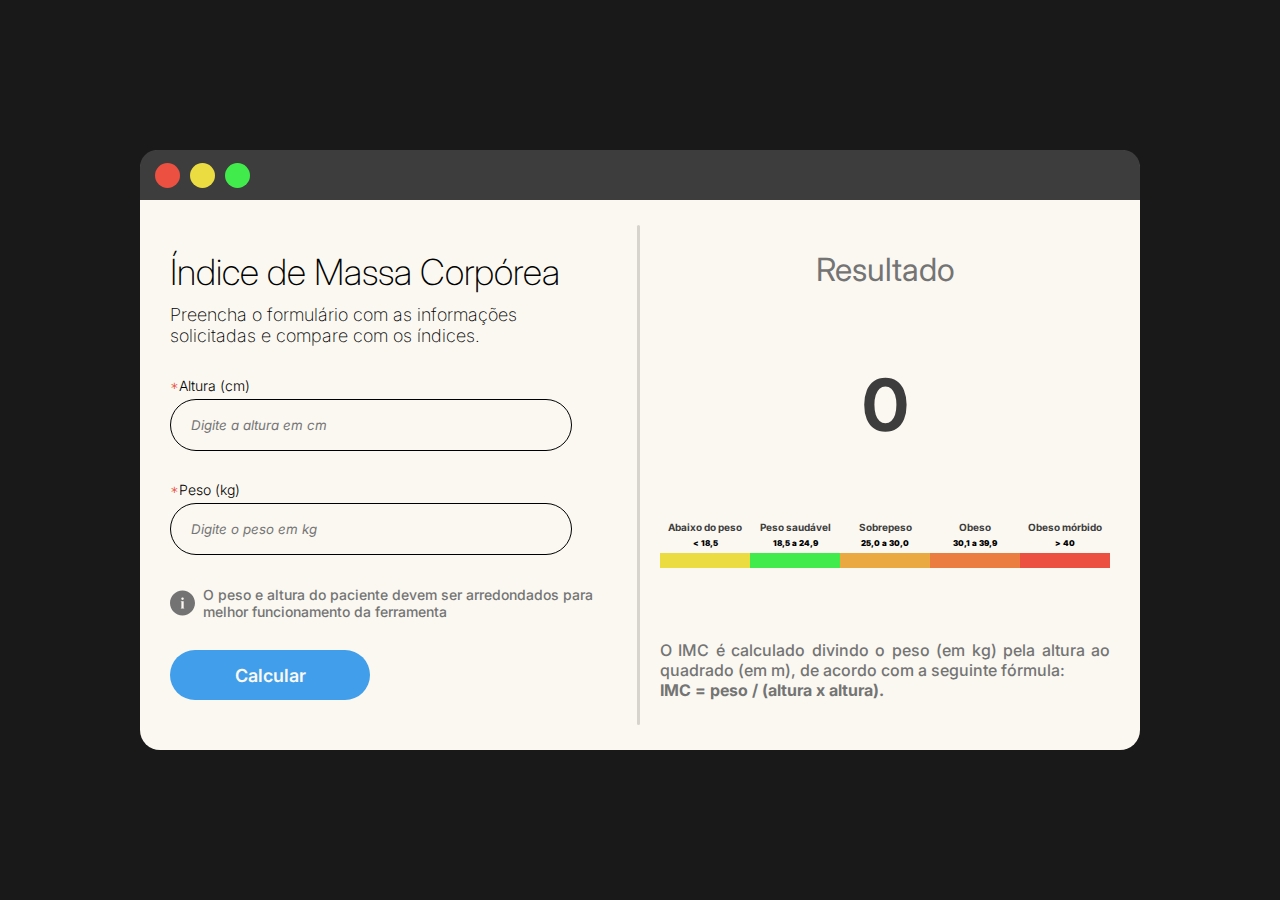
<file: exercises-myself/imc-calculator/index.html>
<!DOCTYPE html>
<html lang="pt-br">
<head>
  <meta charset="UTF-8">
  <meta name="viewport" content="width=device-width, initial-scale=1.0">
  <!-- Font -->
   <link rel="preconnect" href="https://fonts.googleapis.com">
  <link rel="preconnect" href="https://fonts.gstatic.com" crossorigin>
  <link href="https://fonts.googleapis.com/css2?family=Inter:ital,opsz,wght@0,14..32,100..900;1,14..32,100..900&family=JetBrains+Mono:ital,wght@0,100..800;1,100..800&family=Montserrat:ital,wght@0,100..900;1,100..900&family=Roboto:ital,wght@0,100..900;1,100..900&display=swap" rel="stylesheet">
  
  <title>IMC Calculator</title>
  <link rel="stylesheet" href="style.css">
</head>
<body>
  <main class="window-main">
    <header class="traffic-lights">
      <div class="red-ball"></div>
      <div class="yellow-ball"></div>
      <div class="green-ball"></div>
    </header>
    <section class="input-output">
      <section class="input-section">
        <div class="title-subtitle">
          <h1 class="title">Índice de Massa Corpórea</h1>
          <h2 class="subtitle">
            Preencha o formulário com as informações solicitadas e compare com os índices.
          </h2>
        </div>
        <div class="container-input">
          <p class="required"><span style="color:#EB5041">*</span>Altura (cm)</p>
          <input type="number" placeholder="Digite a altura em cm" id="" class="input-number">
        </div>
        <div class="container-input">
          <p class="required"><span style="color:#EB5041">*</span>Peso (kg)</p>
          <input type="number" placeholder="Digite o peso em kg" id="" class="input-number">
        </div>
        <div class="alert">
          <img src="icons/info.svg" alt="" class="info-icon">
          <p class="info-text">O peso e altura do paciente devem ser arredondados para melhor funcionamento da ferramenta </p>
        </div>
        <button class="calculate">Calcular</button>
      </section>

      <div class="line"></div>

      <section class="output-section">
        <h1 class="title-output">Resultado</h1>
        <h1 class="result">0</h1>
        <section class="table-imc">
          <div class="content">
            <p class="description-table-imc">Abaixo do peso</p>
            <p class="number-table-imc"> < 18,5 </p>
            <div class="color1-table-imc line-table-imc"></div>
          </div>
          <div class="content">
            <p class="description-table-imc">Peso saudável</p>
            <p class="number-table-imc"> 18,5 a 24,9 </p>
            <div class="color2-table-imc line-table-imc"></div>
          </div>
          <div class="content">
            <p class="description-table-imc">Sobrepeso</p>
            <p class="number-table-imc"> 25,0 a 30,0 </p>
            <div class="color3-table-imc line-table-imc"></div>
          </div>
          <div class="content">
            <p class="description-table-imc">Obeso</p>
            <p class="number-table-imc"> 30,1 a 39,9 </p>
            <div class="color4-table-imc line-table-imc"></div>
          </div>
          <div class="content">
            <p class="description-table-imc">Obeso mórbido</p>
            <p class="number-table-imc"> > 40 </p>
            <div class="color5-table-imc line-table-imc"></div>
          </div>
        </section>
        <p class="info-text-output">O IMC é calculado divindo o peso (em kg) pela altura ao quadrado (em m), de acordo com a seguinte fórmula: <br> <span style="font-weight: 700;">IMC = peso / (altura x altura).</span></p>
      </section>
    </section>
  </main>

  <script src="main.js"></script>
</body>
</html>
</file>
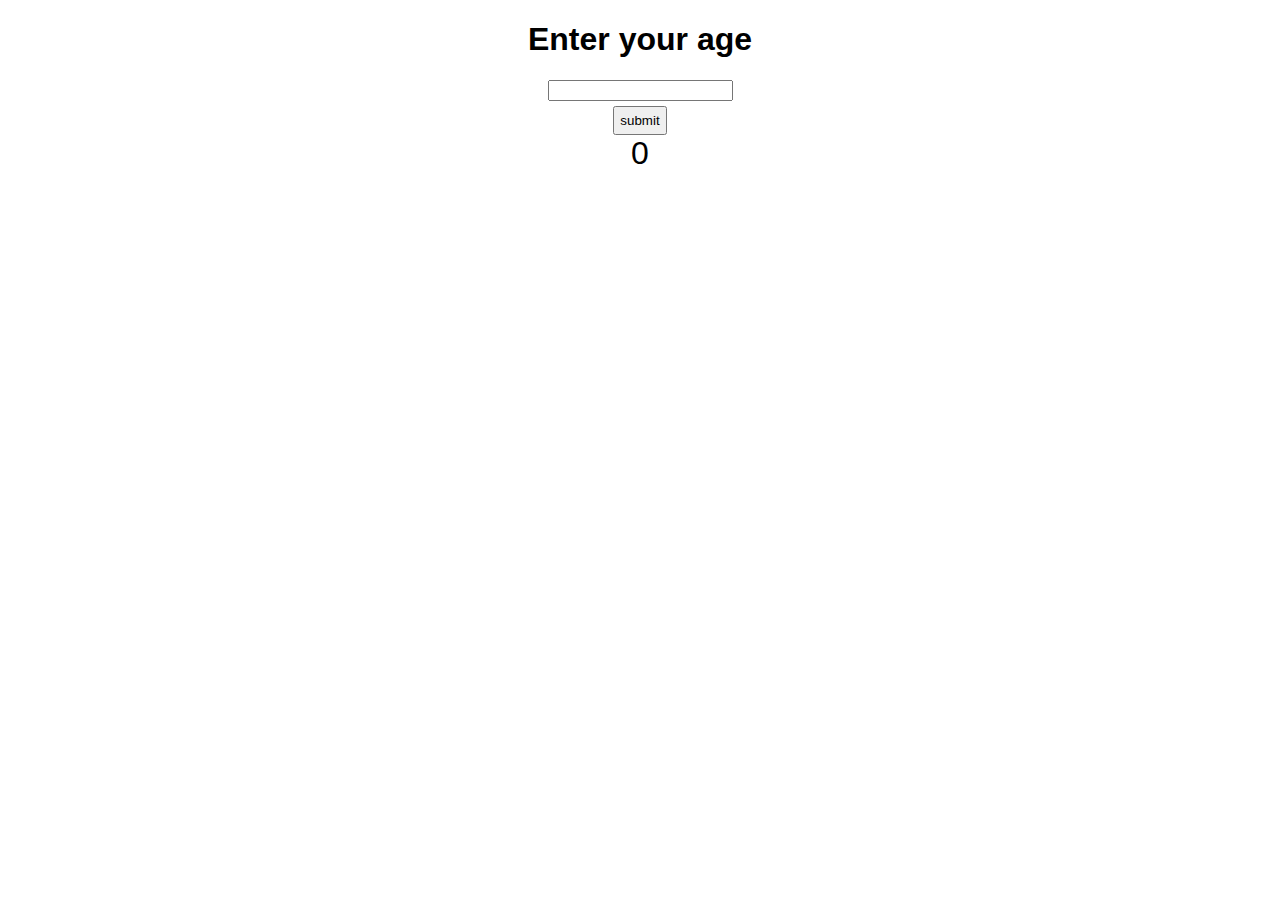
<file: exercises/age-checker/index.html>
<!DOCTYPE html>
<html lang="pt-br">
<head>
  <meta charset="UTF-8">
  <meta name="viewport" content="width=device-width, initial-scale=1.0">
  <title>Lesson</title>
  <link rel="stylesheet" href="style.css">
</head>
<body>
  <h1>Enter your age</h1>
  <input type="number" id="age"> <br>
  <button id="submit">submit</button> <br>
  <label id="yourAge">0</label>

  <script src="main.js"></script>
</body>
</html>
</file>
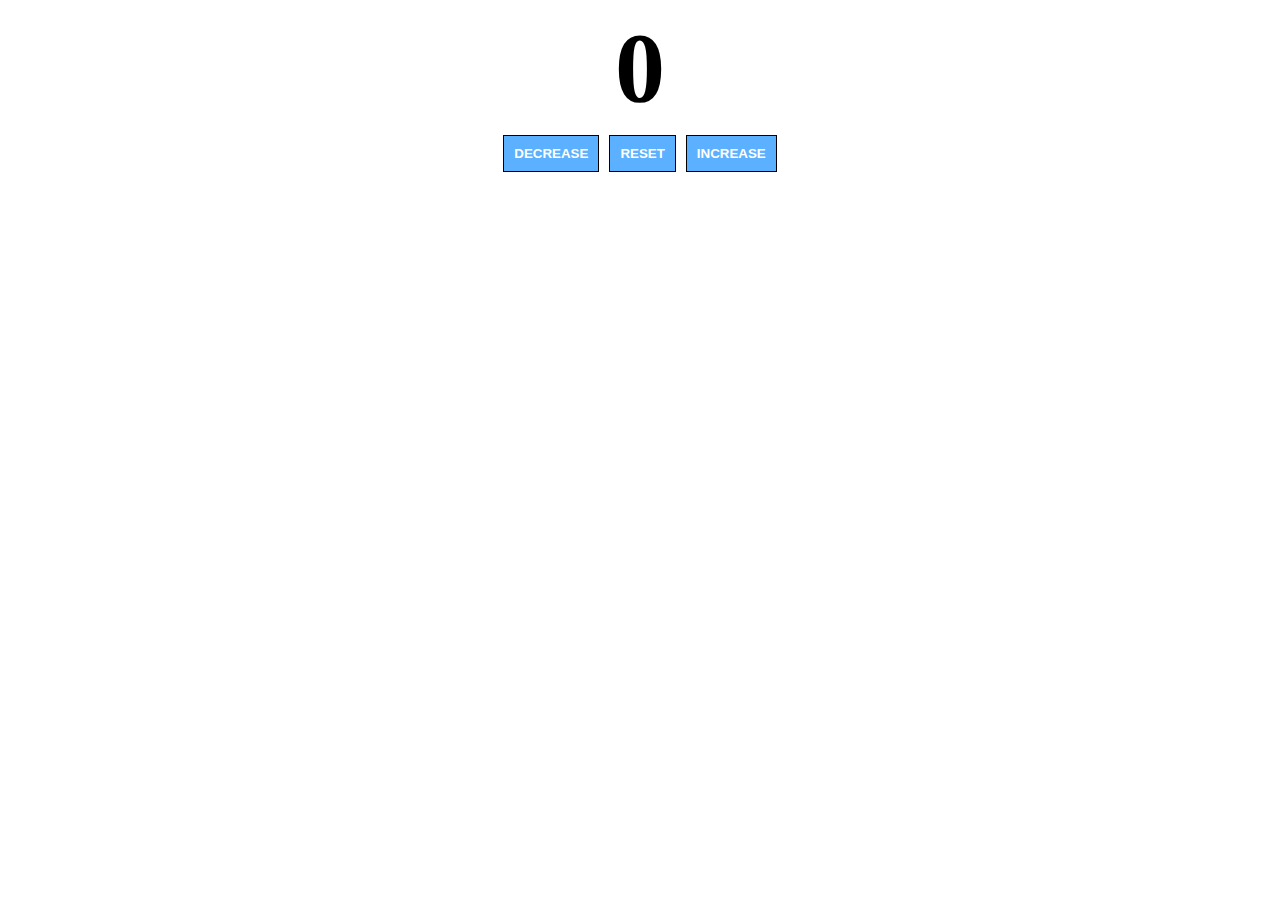
<file: exercises/counter-program/index.html>
<!DOCTYPE html>
<html lang="pt-br">
<head>
  <meta charset="UTF-8">
  <meta name="viewport" content="width=device-width, initial-scale=1.0">
  <title>Counter Program</title>
  <link rel="stylesheet" href="style.css">
</head>
  <body>
    <h1 id="counter">0</h1>
    <button id="decrease">DECREASE</button>
    <button id="reset">RESET</button>
    <button id="increase">INCREASE</button>

    <script src="main.js"></script>
  </body>
</html>
</file>
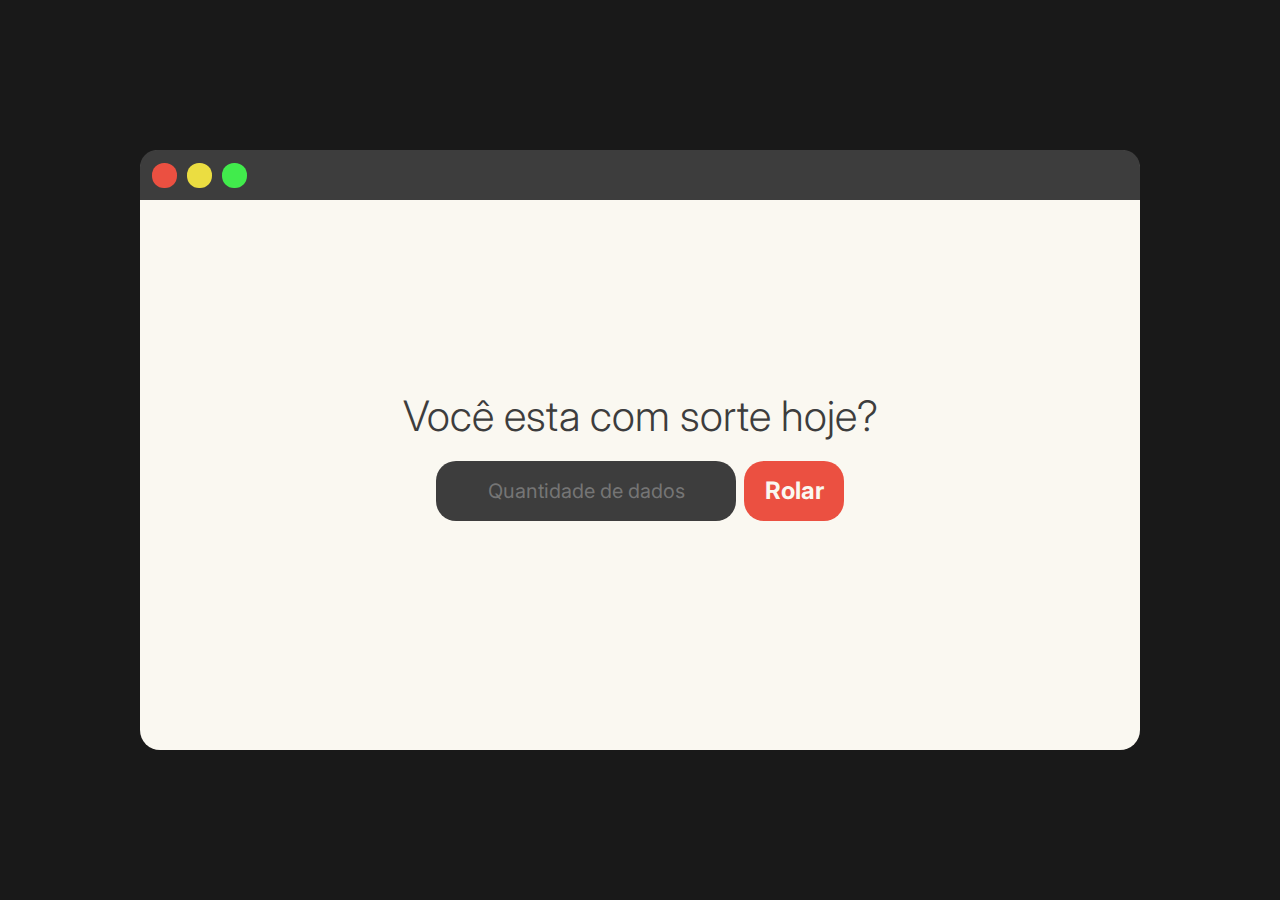
<file: exercises/dice-roller/index.html>
<!DOCTYPE html>
<html lang="pt-br">

<head>
  <meta charset="UTF-8">
  <meta name="viewport" content="width=device-width, initial-scale=1.0">
  <!-- Font -->
  <link rel="preconnect" href="https://fonts.googleapis.com">
  <link rel="preconnect" href="https://fonts.gstatic.com" crossorigin>
  <link
    href="https://fonts.googleapis.com/css2?family=Inter:ital,opsz,wght@0,14..32,100..900;1,14..32,100..900&family=JetBrains+Mono:ital,wght@0,100..800;1,100..800&family=Montserrat:ital,wght@0,100..900;1,100..900&family=Roboto:ital,wght@0,100..900;1,100..900&display=swap"
    rel="stylesheet">

  <title>Dice Roller</title>
  <link rel="stylesheet" href="style.css">
</head>

<body>
  <main class="main-window">
    <header class="window-header">
      <div class="red-ball balls"></div>
      <div class="yellow-ball balls"></div>
      <div class="green-ball balls"></div>
    </header>
    <section class="window-body">
      <h1 class="title">Você esta com sorte hoje?</h1>
      <section class="inputSubmit-sector">
        <input type="numeric" placeholder="Quantidade de dados" class="input" id="inputNumber">
        <button class="button" id="submit">Rolar</button>
      </section>
      <section class="answers">
        <p class="counterDices" id="counterDices"></p>
        <p class="sumDices" id="sumDices"></p>
      </section>
      <section class="images-section">
        <div id="icons"></div>
      </section>
    </section>
  </main>
  
  <script src="main.js"></script>
</body>

</html>
</file>
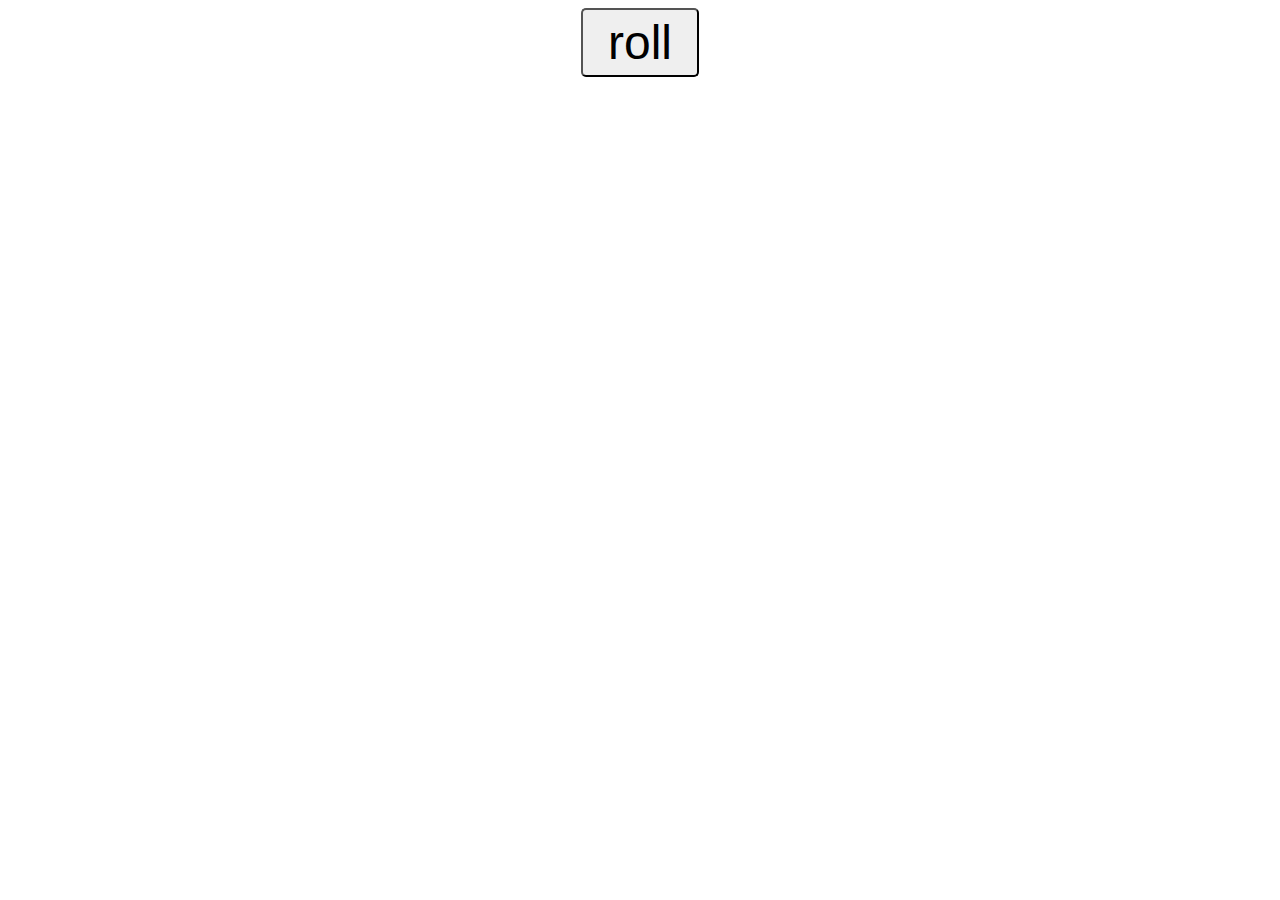
<file: exercises/number-generator/index.html>
<!DOCTYPE html>
<html lang="pt-br">
<head>
  <meta charset="UTF-8">
  <meta name="viewport" content="width=device-width, initial-scale=1.0">
  <title>Number generator</title>
  <link rel="stylesheet" href="style.css">
</head>
  <body>
    <button id="myButton">roll</button> <br>
    <label id="label1" class="myLabels"></label> <br>
    <label id="label2" class="myLabels"></label> <br>
    <label id="label3" class="myLabels"></label>

    <script src="main.js"></script>
  </body>
</html>
</file>
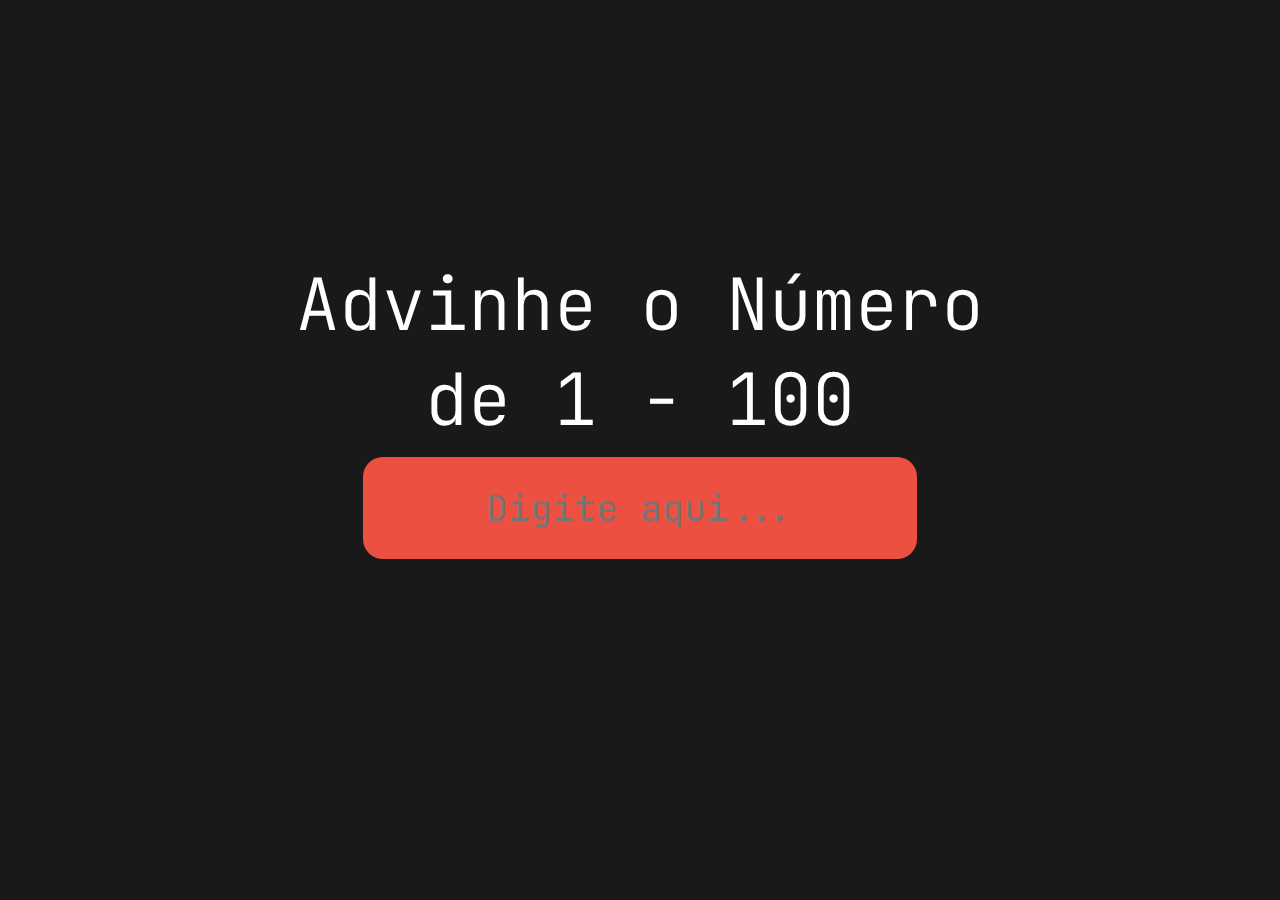
<file: exercises/number-guessing/index.html>
<!DOCTYPE html>
<html lang="pt-br">
<head>
  <meta charset="UTF-8">
  <meta name="viewport" content="width=device-width, initial-scale=1.0">
  <title>Number Guessing</title>
  <!-- Font JetBrains Mono -->
  <link rel="preconnect" href="https://fonts.googleapis.com">
  <link rel="preconnect" href="https://fonts.gstatic.com" crossorigin>
  <link href="https://fonts.googleapis.com/css2?family=Inter:ital,opsz,wght@0,14..32,100..900;1,14..32,100..900&family=JetBrains+Mono:ital,wght@0,100..800;1,100..800&family=Montserrat:ital,wght@0,100..900;1,100..900&family=Roboto:ital,wght@0,100..900;1,100..900&display=swap" rel="stylesheet">

  <link rel="stylesheet" href="style.css">
</head>
<body>
  <h1 id="title">Advinhe o Número <br>de 1 - 100</h1>
  <input placeholder="Digite aqui..." type="text" id="numberInput">
  <h2 id="placeholder"></h2>
  
  <script src="main.js"></script>
</body>
</html>
</file>
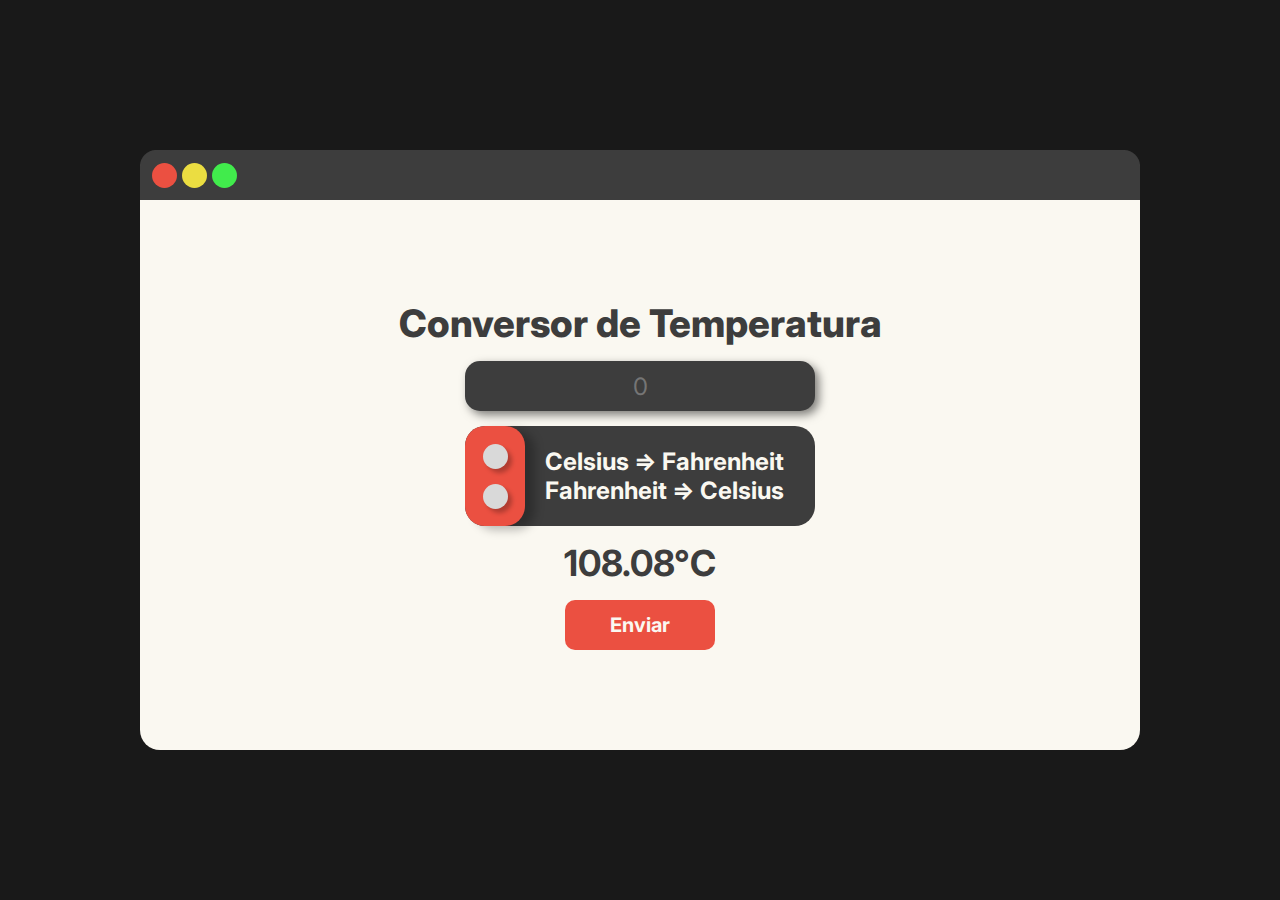
<file: exercises/temperature-conversion/index.html>
<!DOCTYPE html>
<html lang="pt-br">
<head>
  <meta charset="UTF-8">
  <meta name="viewport" content="width=device-width, initial-scale=1.0">
  <title>Temperature Conversor</title>

  <!-- Fonte -->
   <link rel="preconnect" href="https://fonts.googleapis.com">
  <link rel="preconnect" href="https://fonts.gstatic.com" crossorigin>
  <link href="https://fonts.googleapis.com/css2?family=Inter:ital,opsz,wght@0,14..32,100..900;1,14..32,100..900&family=JetBrains+Mono:ital,wght@0,100..800;1,100..800&family=Montserrat:ital,wght@0,100..900;1,100..900&family=Roboto:ital,wght@0,100..900;1,100..900&display=swap" rel="stylesheet">

  <link rel="stylesheet" href="style.css">
</head>
<body>
  <main class="main-window">
    <header class="header">
      <div class="red-ball ball"></div>
      <div class="yellow-ball ball"></div>
      <div class="green-ball ball"></div>
    </header>
    <div class="main-content">
      <h1 class="title"> Conversor de Temperatura</h1>
      <input type="numeric" class="entry" id="entry" placeholder="0">
      <div class="sub-window">
        <form class="forms">
          <input type="radio" id="celsToFahre" name="conversorType">
          <input type="radio" id="fahreToCels" name="conversorType">
        </form>
        <div class="forms-text">
          <p>Celsius => Fahrenheit</p>
          <p>Fahrenheit => Celsius</p>
        </div>
      </div>
      <h2 class="answer" id="answer">108.08°C</h2>
      <button class="submit" id="submit">Enviar</button>
    </div>
  </main>
  
  <script src="main.js"></script>
</body>
</html>
</file>
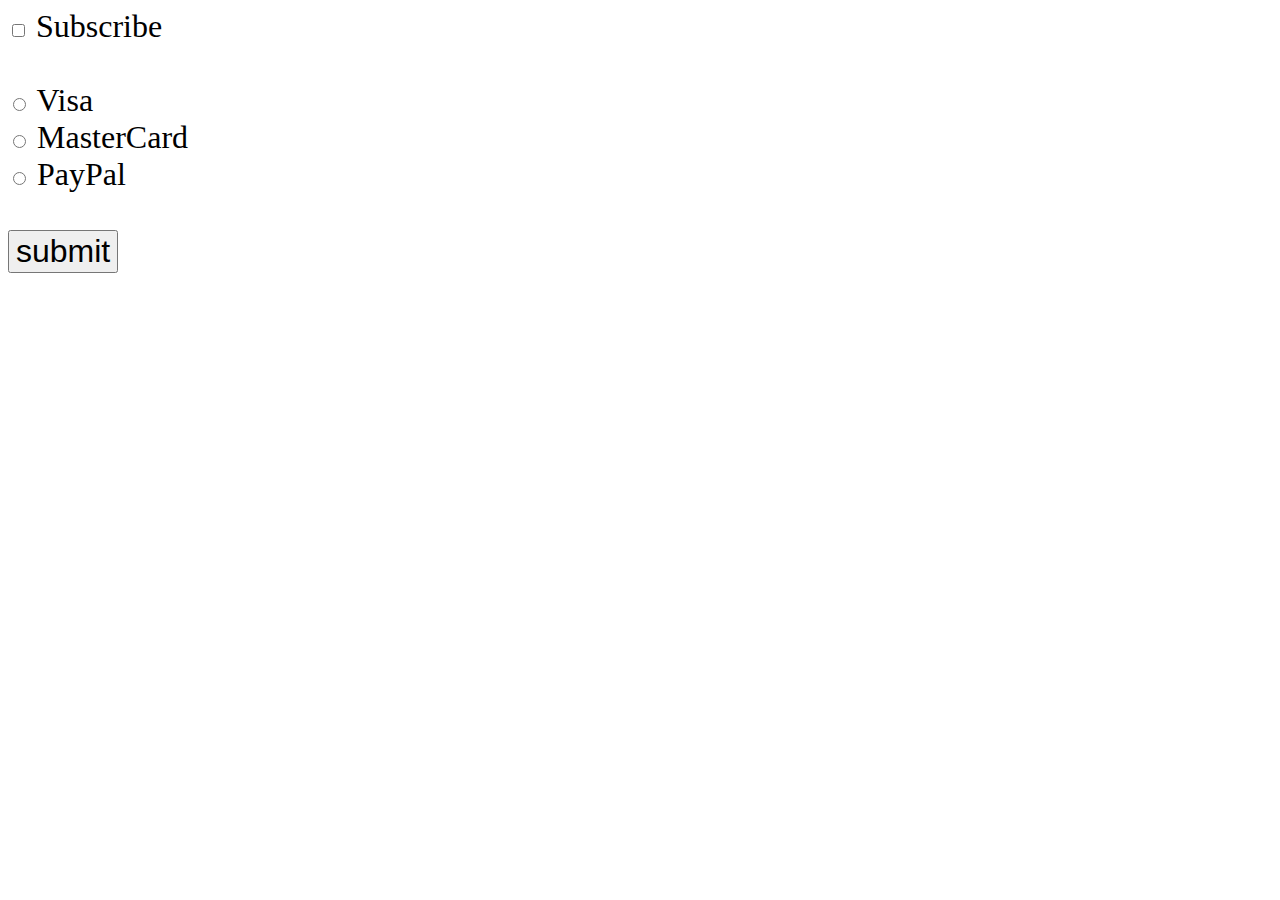
<file: lesson/cheched-property/index.html>
<!DOCTYPE html>
<html lang="pt-br">
<head>
  <meta charset="UTF-8">
  <meta name="viewport" content="width=device-width, initial-scale=1.0">
  <title>Checked Property</title>
  <link rel="stylesheet" href="style.css">
</head>
<body>
  <input type="checkbox" id="myCheckBox">
  <label for="myCheckBox">Subscribe</label><br> <br>

  <input type="radio" id="visaBtn">
  <label for="visaBTN">Visa</label> <br>
  <input type="radio" id="masterCardBtn">
  <label for="masterCardBtn">MasterCard</label> <br>
  <input type="radio" id="payPalBtn">
  <label for="payPalBTN">PayPal</label> <br> <br>

  <button type="submit" id="mySubmit">submit</button>

  <p id="subResult"></p>
  <p id="paymentResult"></p>

  <script src="main.js"></script>
</body>
</html>
</file>
<file: exercises-myself/imc-calculator/style.css>
:root {
  --vermelho: #EB5041;
  --amarelo: #EBDD41;
  --verde: #41EB4C;
  --laranja-claro: #EBAA41;
  --laranja: #EB7D41;
  --azul: #419EEB;
  --background: #191919;
  --cinza-claro: #747474;
  --cinza-escuro: #3D3D3D;
  --branco: #FAF8F1;
}

* {
  margin: 0px;
  padding: 0px;
  font-family: Inter, Arial;
}

body {
  display: flex;
  align-items: center;
  justify-content: center;
  min-height: 100vh;
  background-color: var(--background);
}

.window-main {
  background-color: var(--branco);
  display: flex;
  flex-direction: column;
  width: 1000px;
  height: 600px;
  border-radius: 20px;
  justify-content: space-between;
}

.traffic-lights {
  background-color: var(--cinza-escuro);
  display: flex;
  height: 50px;
  border-radius: 17px 17px 0px 0px;
  width: 1fr;
  justify-content: start;
  align-items: center;
  gap: 10px;
}

.red-ball {
  width: 25px;
  height: 25px;
  background-color: var(--vermelho);
  margin-left: 15px;
  border-radius: 15px;
}

.yellow-ball {
  width: 25px;
  height: 25px;
  background-color: var(--amarelo);
  border-radius: 15px;
}

.green-ball {
  width: 25px;
  height: 25px;
  background-color: var(--verde);
  border-radius: 15px;
}

.input-output {
  display: flex;
  flex-direction: row;
  flex: 1;
}

.input-section {
  display: flex;
  flex-direction: column;
  justify-content: space-between;
  padding: 50px 20px 50px 30px; 
  flex: 1;
}

.title-subtitle {
  display: flex;
  flex-direction: column;
  gap: 10px;
}

.title {
  font-size: 36px;
  font-weight: 200;
}

.subtitle {
  font-size: 18px;
  font-weight: 200;
  max-width: 400px;
}

.container-input {
  display: flex;
  flex-direction: column;
  gap: 5px;
}

.required {
  font-size: 14px;
  font-weight: 300;
}

.input-number {
  background-color: var(--branco);
  width: 360px;
  height: 50px;
  border-radius: 35px;
  border: solid black 1px;
  padding: 0px 20px 0px 20px;
  font-style: italic;
}

.alert {
  display: flex;
  flex-direction: row;
  gap: 8px;
}

.info-icon {
  width: 25px;
  filter: invert(45%);
}

.info-text {
  font-size: 14px;
  color: var(--cinza-claro);
  font-weight: 500;
}

.calculate {
  width: 200px;
  height: 50px;
  font-size: 18px;
  font-weight: 600;
  border-radius: 35px;
  border: none;
  background-color: var(--azul);
  color: var(--branco);
  cursor: pointer;
}

.line {
  border-radius: 3px;
  width: 3px;
  height: 1fr;
  background-color: #D7D4CD;
  margin: 25px 0px 25px 0px;
}

/* --- OUTPUT SECTION --- */

.output-section {
  display: flex;
  flex-direction: column;
  align-items: center;
  justify-content: space-between;
  padding: 50px 30px 50px 20px;
  flex: 1;
}

.info-output {
  display: flex;
  flex-direction: column;
  justify-content: center;
  align-items: center;
}

.title-output {
  font-size: 32px;
  font-weight: 400;
  color: var(--cinza-claro);
}

.result {
  font-size: 72px;
  font-weight: 700;
  color: var(--cinza-escuro);
}

.classification {
  font-size: 38px;
  font-weight: 600;
  text-shadow: 1px 1px 2px rgba(0, 0, 0, 0.4);
}

.yellow {
  color: var(--amarelo);
}

.green {
  color: var(--verde);
}

.orange-light {
  color: var(--laranja-claro);
}

.orange {
  color: var(--laranja);
}

.red {
  color: var(--vermelho);
}

.table-imc {
  display: flex;
  flex-direction: row;
}

.content{
  display: flex;
  flex-direction: column;
  justify-content: center;
  align-items: center;
  width: 90px;
  gap: 5px;
}

.description-table-imc{
  font-size: 10px;
  font-weight: 700;
  color: var(--cinza-escuro);
}

.number-table-imc {
  font-size: 8px;
  font-weight: 900;
}

.line-table-imc{
  height: 15px;
  width: 90px;
  background-color: var(--cinza-claro);
}

.color1-table-imc {
  background-color: var(--amarelo);
}

.color2-table-imc {
  background-color: var(--verde);
}

.color3-table-imc {
  background-color: var(--laranja-claro);
}

.color4-table-imc {
  background-color: var(--laranja);
}

.color5-table-imc {
  background-color: var(--vermelho);
}

.info-text-output {
  text-align: justify;
  font-size: 16px;
  font-weight: 500;
  color: var(--cinza-claro);
}
</file>
<file: exercises/age-checker/style.css>
body {
  display: block;
  font-family: Arial;
  text-align: center;
  margin: 0px;
  padding: 0px;
}

#age {
  margin-bottom: 5px;
}

#submit {
  padding: 5px 5px;
}

#yourAge {
  font-size: 2em;
}
</file>
<file: exercises/dice-roller/style.css>
:root {
  --gray-dark: #191919;
  --gray: #3D3D3D;
  --white: #FAF8F1;
  --red: #EB5041;
  --yellow: #EBDD41;
  --green: #41EB4C;
}

* {
  margin: 0px;
  padding: 0px;
  font-family: Inter, Arial;
}

body {
  display: flex;
  justify-content: center;
  align-items: center;
  min-height: 100vh;
  background-color: var(--gray-dark);
}

img {
  width: 100px;
  height: 100px;
}

.main-window {
  display: flex;
  flex-direction: column;
  align-items: center;
  justify-content: space-between;
  background-color: var(--white);
  width: 1000px;
  height: 600px;
  border-radius: 20px;
}

.window-header {
  display: flex;
  flex-direction: row;
  align-items: center;
  gap: 10px;
  background-color: var(--gray);
  width: 100%;
  height: 50px;
  border-radius: 17px 17px 0px 0px;
}

.red-ball {
  margin-left: 12px;
  background-color: var(--red);
}

.yellow-ball {
  background-color: var(--yellow);
}

.green-ball {
  background-color: var(--green);
}

.balls {
  height: 25px;
  width: 25px;
  border-radius: 12px;
}

.window-body {
  display: flex;
  flex-direction: column;
  justify-content: center;
  align-items: center;
  flex: 1;
  gap: 20px;
}

.title {
  font-weight: 300;
  font-size: 42px;
  color: var(--gray);
}

.inputSubmit-sector {
  display: flex;
  gap: 8px;
}

.input {
  height: 60px;
  width: 300px;
  color: var(--white);
  font-size: 20px;
  font-weight: 400;
  text-align: center;
  background-color: var(--gray);
  border-radius: 20px;
  border: none;
}

.button {
  height: 60px;
  width: 100px;
  color: var(--white);
  font-size: 24px;
  font-weight: 700;
  background-color: var(--red);
  border-radius: 20px;
  border: none;
  cursor: pointer;
}

.answers {
  display: flex;
  flex-direction: column;
  justify-content: center;
  align-items: center;
}

.counterDices{
  font-size: 20px;
  font-weight: 500;
  color: var(--gray);
}

.sumDices{
  font-size: 20px;
  font-weight: 500;
  color: var(--gray);
}

.icons {
  height: 100px;
  width: 100px;
}
</file>
<file: exercises/number-generator/style.css>
body {
  font-family: Verdana;
  text-align: center;
}

#myButton {
  font-size: 3em;
  padding: 5px 25px;
  border-radius: 5px;
}

.myLabels {
  font-size: 3em;
}
</file>
<file: exercises/number-guessing/style.css>
:root {
  --vermelho: rgb(235, 80, 65);
  --amarelo: rgb(235, 218, 65);
  --verde: rgb(74, 235, 65);
  --azul: rgb(65, 127, 235);
  --roxo: rgb(150, 65, 235);
  --cinza: rgb(25, 25, 25);
  --branco: rgb(255, 255, 255);
}

body {
  display: flex;
  flex-direction: column;
  justify-content: center;
  align-items: center;
  min-height: 90vh;
  background-color: var(--cinza);
  color: var(--branco);
  font-family: Jetbrains Mono;
}

#title {
  font-size: 72px;
  text-align: center;
  font-weight: 300;
  margin: 10px;
}

#numberInput {
  width: 550px;
  height: 100px;
  border-radius: 20px;
  border: none;
  background-color: var(--vermelho);
  color: var(--branco);
  font-size: 36px;
  font-family: JetBrains Mono;
  align-items: center;
  text-align: center;
}

#placeholder {
  text-align: center;
  font-size: 42px;
  font-weight: 300;
  margin: 10px;
}

.error {
  color: var(--vermelho);
}

.correct {
  color: var(--verde);
}

.far {
  color: var(--branco);
}

.getting-closer {
  color: var(--amarelo);
}

.very-close {
  color: var(--azul);
}

.extreme-close {
  color: var(--roxo);
}

.highlight {
  color: var(--branco);
}
</file>
<file: exercises/temperature-conversion/style.css>
:root {
  --background: #191919;
  --gray: #3D3D3D;
  --gray2: #D9D9D9;
  --red: #EB5041;
  --yellow: #EBDD41;
  --green: #41EB4C;
  --white: #FAF8F1;
}

* {
  margin: 0px;
  padding: 0px;
  font-family: Inter, Arial;
}

body {
  display: flex;
  justify-content: center;
  align-items: center;
  font-family: Inter, Arial;
  background-color: var(--background);
  min-height: 100vh;
}

p {
  margin: 0px;
}

.main-window {
  display: flex;
  flex-direction: column;
  background-color: var(--white);
  width: 1000px;
  height: 600px;
  border-radius: 20px;
}

.header {
  display: flex;
  justify-content: flex-start;
  align-items: center;
  width: 1000px;
  height: 50px;
  border-radius: 16px 16px 0px 0px ;
  gap: 5px;
  background-color: var(--gray);
}

.red-ball {
  margin-left: 12px;
  background-color: var(--red);
}

.yellow-ball {
  background-color: var(--yellow);
}

.green-ball {
  background-color: var(--green);
}

.ball {
  width: 25px;
  height: 25px;
  border-radius: 15px;
}

.main-content {
  display: flex;
  flex-direction: column;
  justify-content: center;
  align-items: center;
  height: 550px;
  gap: 15px;
}

.title {
  font-size: 38px;
  color: var(--gray);
  font-weight: 800;
}

.entry {
  width: 350px;
  height: 50px;
  background-color: var(--gray);
  border-radius: 15px;
  color: var(--white);
  border: none;
  text-align: center;
  font-size: 24px;
  box-shadow: 4px 4px 10px 0px rgba(0, 0, 0, 0.5);
}

.sub-window {
  display: flex;
  flex-direction: row;
  width: 350px;
  height: 100px;
  background-color: var(--gray);
  border-radius: 20px;
  color: var(--white);
  gap: 20px;
}

.forms {
  display: flex;
  flex-direction: column;
  justify-content: center;
  align-items: center;
  gap: 15px;
  background-color: var(--red);
  width: 60px;
  border-radius: 20px;
  box-shadow: 10px 4px 10px 0px rgba(0, 0, 0, 0.25);
}
input[type="radio"] {
  appearance: none;
  width: 25px;
  height: 25px;
  background-color: var(--gray2);
  border-radius: 50%;
  outline: none;
  box-shadow: 4px 4px 4px 0px rgba(0, 0, 0, 0.25);
  cursor: pointer;
}

input[type="radio"]:checked {
  background-color: var(--red);
  box-shadow: inset 0 0 0 4px var(--white);
}

.forms-text {
  display: flex;
  flex-direction: column;
  justify-content: center;
  font-size: 24px;
  font-weight: 700;
}

.answer {
  font-size: 36px;
  color: var(--gray);
  font-weight: 700;
}

.submit {
  height: 50px;
  width: 150px;
  border: none;
  background-color: var(--red);
  color: var(--white);
  font-family: Inter, Arial;
  font-size: 20px;
  border-radius: 10px;
  font-weight: 700;
  cursor: pointer;
}

.submit:hover {
  filter: opacity(80%);
}
</file>
<file: lesson/cheched-property/style.css>
body {
  font-family: Verdana;
  font-size: 2em;
}
#mySubmit {
  font-size: 1em;
}
</file>
<file: exercises/counter-program/style.css>
body {
  display: block;
  text-align: center;
  margin: 0px;
  padding: 0px;
  font-family: Verdana;
}

#counter {
  font-size: 100px;
  margin: 10px;
}

#decrease, #increase, #reset {
  background-color: rgb(91, 176, 255);
  color: white;
  border: solid black 1px;
  padding: 10px;
  font-weight: bold;
  margin: 0px 3px;
  transition: 0.3s;
}

#decrease:hover, #increase:hover, #reset:hover {
  background-color: rgb(18, 140, 255);
}
</file>
